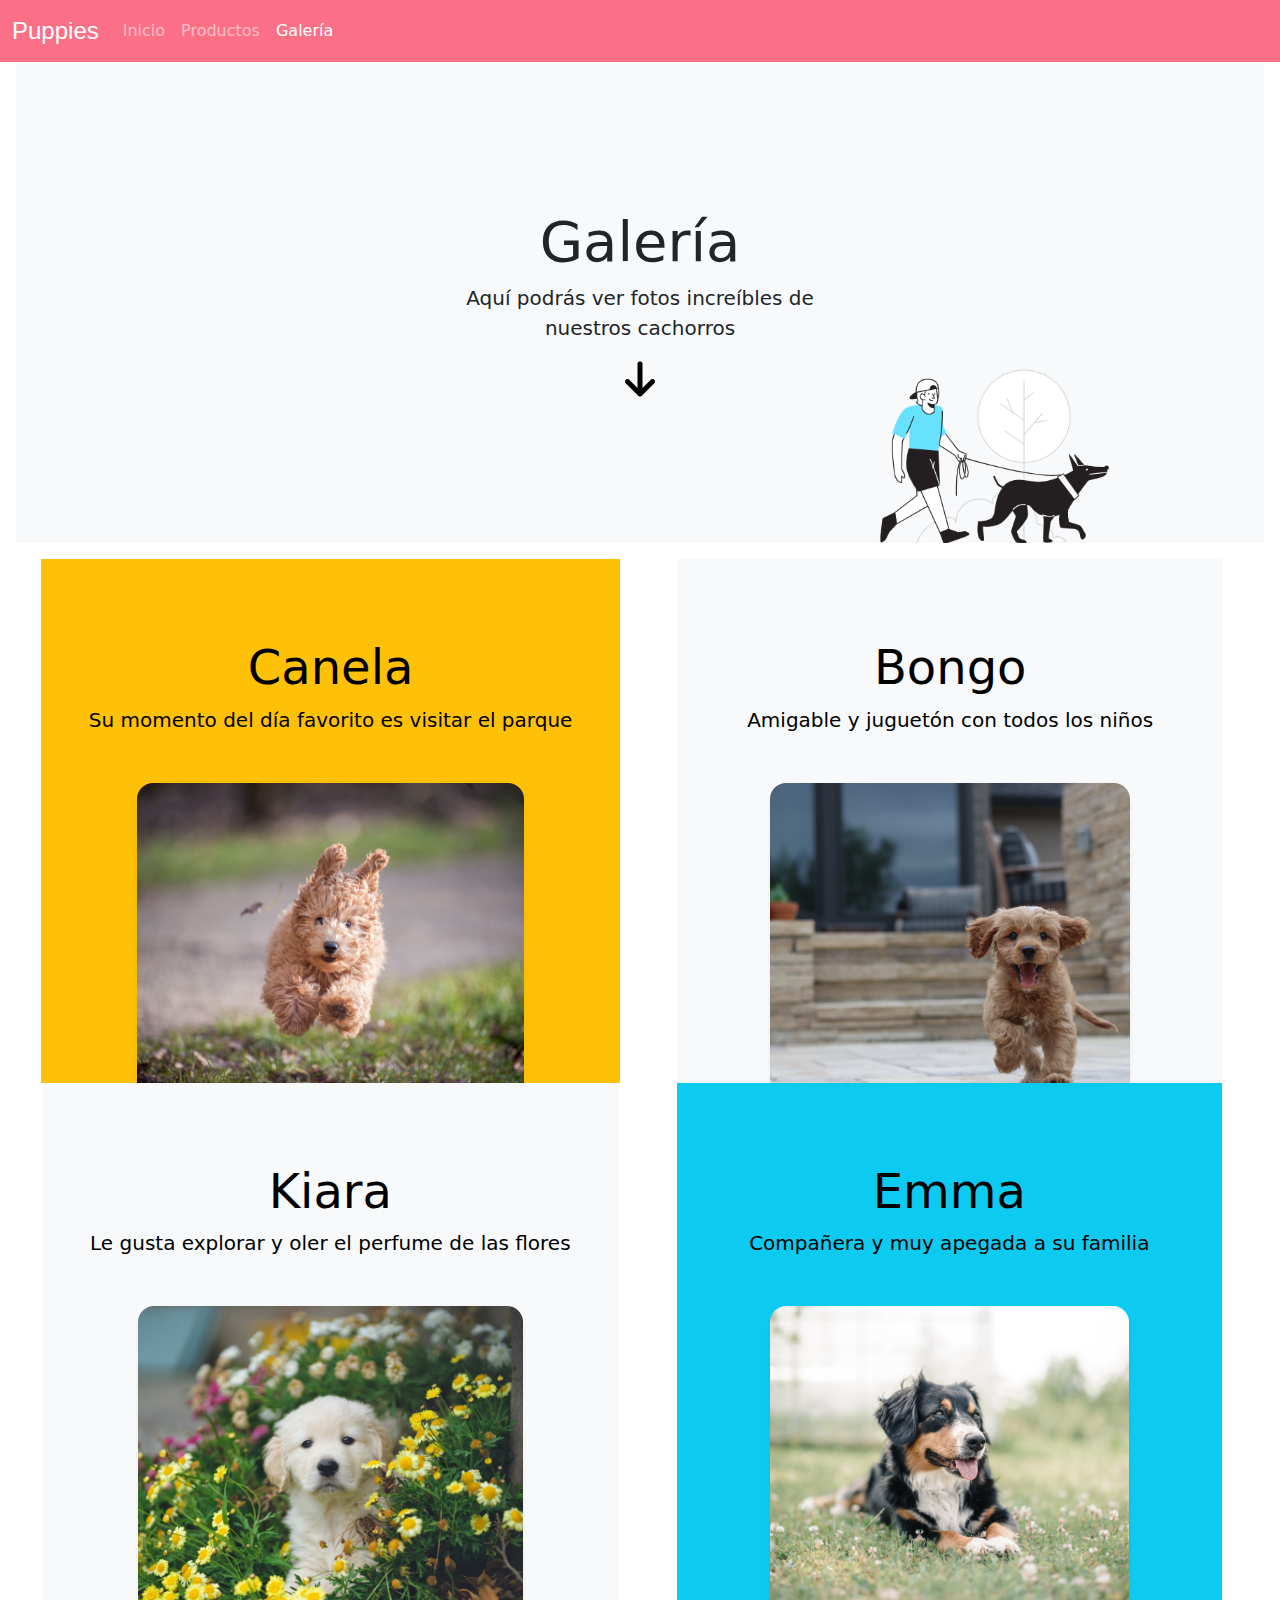
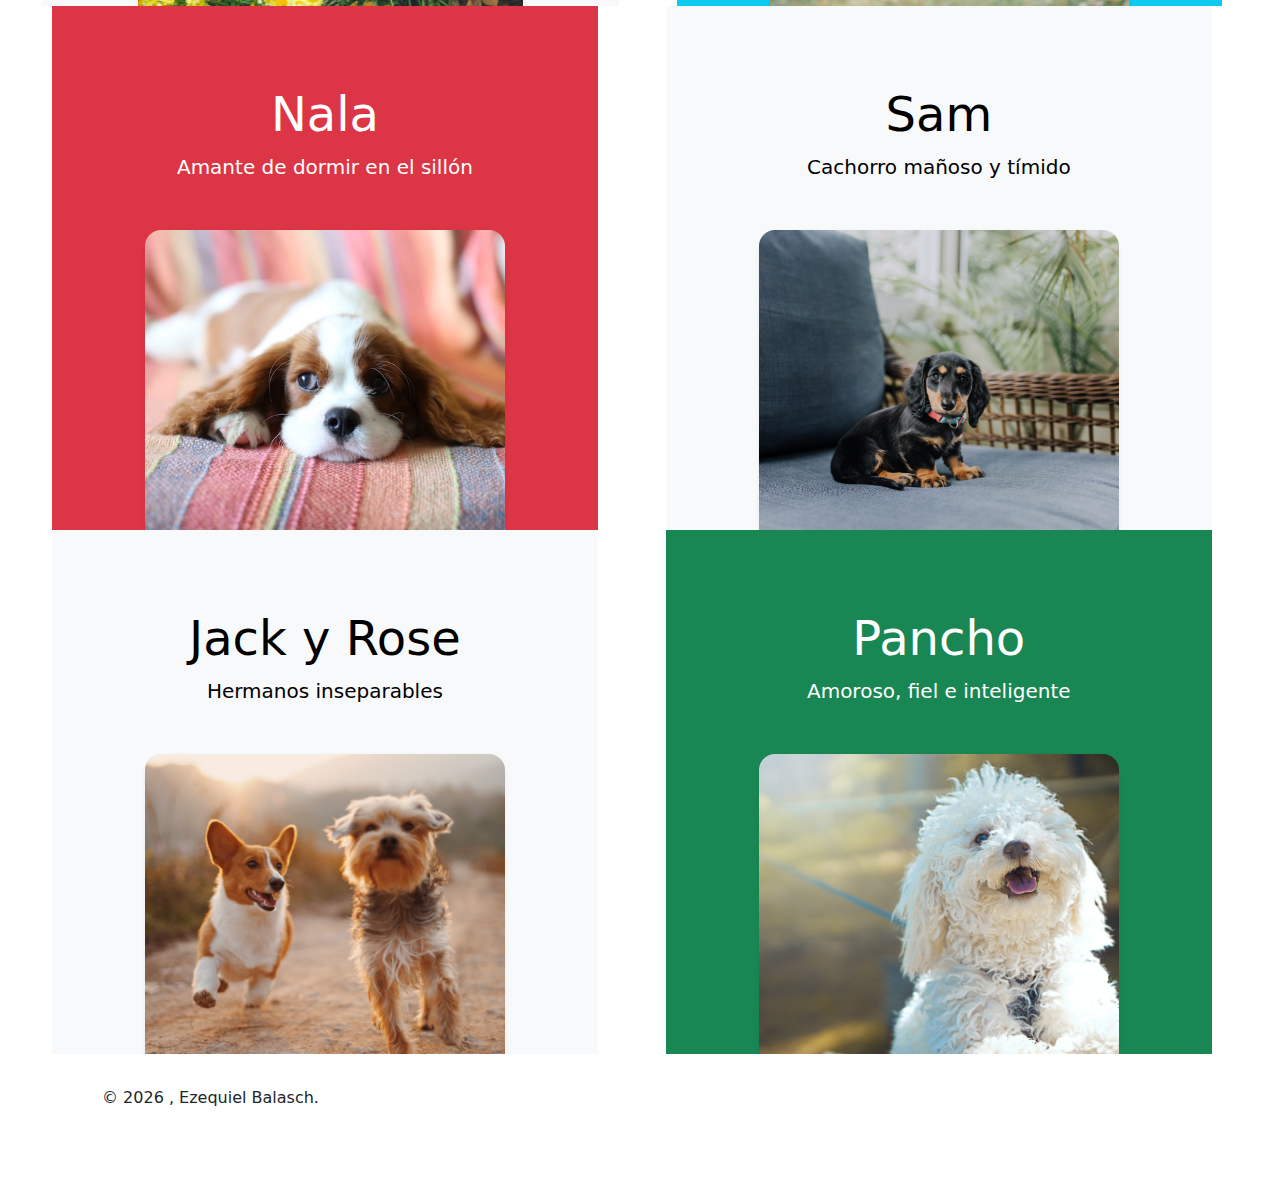
<file: Final - Ezequiel Balasch/carousel/galeria.html>
<!DOCTYPE html>
<html lang="en">
  <head>
    <meta charset="utf-8" />
    <meta name="viewport" content="width=device-width, initial-scale=1" />
    <meta name="description" content="" />
    <meta
      name="author"
      content="Mark Otto, Jacob Thornton, and Bootstrap contributors"
    />
    <meta name="generator" content="Hugo 0.108.0" />
    <title>Puppies</title>

    <link
      rel="canonical"
      href="https://getbootstrap.com/docs/5.3/examples/carousel/"
    />

    <link href="../assets/dist/css/bootstrap.min.css" rel="stylesheet" />

    <style>
      .bd-placeholder-img {
        font-size: 1.125rem;
        text-anchor: middle;
        -webkit-user-select: none;
        -moz-user-select: none;
        user-select: none;
      }

      @media (min-width: 768px) {
        .bd-placeholder-img-lg {
          font-size: 3.5rem;
        }
      }

      .b-example-divider {
        height: 3rem;
        background-color: rgba(0, 0, 0, 0.1);
        border: solid rgba(0, 0, 0, 0.15);
        border-width: 1px 0;
        box-shadow: inset 0 0.5em 1.5em rgba(0, 0, 0, 0.1),
          inset 0 0.125em 0.5em rgba(0, 0, 0, 0.15);
      }

      .b-example-vr {
        flex-shrink: 0;
        width: 1.5rem;
        height: 100vh;
      }

      .bi {
        vertical-align: -0.125em;
        fill: currentColor;
      }

      .nav-scroller {
        position: relative;
        z-index: 2;
        height: 2.75rem;
        overflow-y: hidden;
      }

      .nav-scroller .nav {
        display: flex;
        flex-wrap: nowrap;
        padding-bottom: 1rem;
        margin-top: -1px;
        overflow-x: auto;
        text-align: center;
        white-space: nowrap;
        -webkit-overflow-scrolling: touch;
      }
    </style>
    <!-- Custom styles for this template -->
    <link href="carousel.css" rel="stylesheet" />
  </head>
  <body>
    <header>
      <nav class="navbar navbar-expand-md navbar-dark fixed-top bg">
        <div class="container-fluid">
          <a class="navbar-brand" href="index.html">Puppies</a>
          <button
            class="navbar-toggler"
            type="button"
            data-bs-toggle="collapse"
            data-bs-target="#navbarCollapse"
            aria-controls="navbarCollapse"
            aria-expanded="false"
            aria-label="Toggle navigation"
          >
            <span class="navbar-toggler-icon"></span>
          </button>
          <div class="collapse navbar-collapse" id="navbarCollapse">
            <ul class="navbar-nav me-auto mb-2 mb-md-0">
              <li class="nav-item">
                <a class="nav-link" aria-current="page" href="index.html"
                  >Inicio</a
                >
              </li>
              <li class="nav-item">
                <a class="nav-link" href="productos.html">Productos</a>
              </li>
              <li class="nav-item">
                <a class="nav-link active" href="galeria.html">Galería</a>
              </li>
            </ul>
          </div>
        </div>
      </nav>
    </header>

    <main>
      <div
        class="position-relative overflow-hidden p-3 p-md-5 m-md-3 text-center bg-light"
      >
        <div class="col-md-5 p-lg-5 mx-auto my-5">
          <h1 class="display-4 fw-normal">Galería</h1>
          <p class="lead fw-normal">
            Aquí podrás ver fotos increíbles de nuestros cachorros
          </p>
          <img
            id="ilustracion"
            src="../assets/img/perro/ilustracion.png"
            alt=""
          />

          <img
            src="../assets/img/arrow-down-solid.png"
            alt="flecha"
            height="40px"
          />
        </div>
        <div class="product-device shadow-sm d-none d-md-block"></div>
        <div
          class="product-device product-device-2 shadow-sm d-none d-md-block"
        ></div>
      </div>

      <div id="galeria" class="galeriaImagenes"></div>

      <!-- FOOTER -->
      <footer class="container">
        &copy;
        <script>
          new Date().getFullYear() > 2010 &&
            document.write(new Date().getFullYear());
        </script>
        , Ezequiel Balasch.
      </footer>
    </main>

    <script src="../assets/dist/js/bootstrap.bundle.min.js"></script>
    <script src="js/galery.js"></script>
  </body>
</html>
</file>
<file: Final - Ezequiel Balasch/carousel/carousel.css>
/* GLOBAL STYLES
-------------------------------------------------- */
/* Padding below the footer and lighter body text */

body {
  padding-top: 3rem;
  padding-bottom: 3rem;
}
nav.navbar{
  background:  #fc7087 ;
}

.navbar-brand{
  font-family: Impact, Haettenschweiler, 'Arial Narrow Bold', sans-serif;
  font-size: 1.5rem;
  
}

div.container div.row{ 
  border-radius: 4rem 1rem 4rem;
  background: aqua;
}
.col-lg-4{
  flex: auto;
  margin: 1rem 0 0 0;
}
#ilustracion{
  height: 350px;
  position: absolute;
  z-index: 1;
  right: 100px;
  top: 218px;
}
div.text-bg-warning div.bg-light img.d-block, div.text-bg-light div.bg-dark img.d-block,
div.text-bg-info div.bg-dark img.d-block, div.text-bg-danger div.bg-light img.d-block,
div.text-bg-success div.bg-dark img.d-block{
  
  height: 100%;
  width: 360px;
  overflow: hidden;
  object-fit: cover;
  object-position: center;
  border-radius: 1rem 1rem 0 0;

}
div.col-lg-4 img.bd-placeholder-img{
height: 140px;
width: 140px;
object-fit: cover;
object-position: center;
border-radius: 50%;
}
div.col-md-5 img.bd-placeholder-img{
  border-radius: 0 1rem 5rem 0;
}
#img-izq{
  border-radius: 4rem 0 0 1rem;

}
/* Contenedor carro*/
.contenedorCarro{
  padding: 0 20rem;

}

/* Boton carrito */
.botonesCarro {
  border: none;
  color: #fff;
  background-image: linear-gradient(170deg, #f9c2cb, #fc7087);
  border-radius: 20px;
  background-size: 100% auto;
  font-family: inherit;
  font-size: 17px;
  padding: 0.6em 1.5em;
 }
 
 .botonesCarro:hover {
  background-position: right center;
  background-size: 200% auto;
  -webkit-animation: pulse 2s infinite;
  animation: pulse512 1.5s infinite;
 }
 
 @keyframes pulse512 {
  0% {
   box-shadow: 0 0 0 0 #05bada66;
  }
 
  70% {
   box-shadow: 0 0 0 10px rgb(218 103 68 / 0%);
  }
 
  100% {
   box-shadow: 0 0 0 0 rgb(218 103 68 / 0%);
  }
 }

/* CUSTOMIZE THE CAROUSEL
-------------------------------------------------- */

/* Carousel base class */
.carousel {
  margin-bottom: 4rem;
}
/* Since positioning the image, we need to help out the caption */
.carousel-caption {
  bottom: 3rem;
  z-index: 10;
}

/* Declare heights because of positioning of img element */
.carousel-item {
  height: 32rem;
}

/* MARKETING CONTENT
-------------------------------------------------- */

/* Center align the text within the three columns below the carousel */
.marketing .col-lg-4 {
  margin-bottom: 1.5rem;
  text-align: center;
}
/* rtl:begin:ignore */
.marketing .col-lg-4 p {
  margin-right: .75rem;
  margin-left: .75rem;
}
/* rtl:end:ignore */


/* Featurettes
------------------------- */

.featurette-divider {
  margin: 5rem 0; /* Space out the Bootstrap <hr> more */
}

/* Thin out the marketing headings */
/* rtl:begin:remove */
.featurette-heading {
  letter-spacing: -.05rem;
}




/* CARD DE PRODUCTOS */
div.album{
  display: flex;
  flex-direction: row;
  flex-wrap: wrap;
  justify-content: space-evenly;
}
footer.container{
  padding: 2rem;
}
div.galeriaImagenes{
    display: flex;
    flex-direction: row;
    flex-wrap: wrap;
    justify-content: space-evenly;
  }
.img-crt{
  width: 274px;
  height: 130px;
  overflow: hidden;
  object-fit: cover;
  object-position: center;
  border-radius: 0.5rem;
}
.card {
  width: 300px;
  height: 350px;
  padding: .8em;
  background: #fff6f6;
  position: relative;
  overflow: visible;
  box-shadow: 0 1px 3px rgba(0,0,0,0.12), 0 1px 2px rgba(0,0,0,0.24);
  margin: 1rem;

 }
 
 .card-img {
  background-color: #ffcaa6;
  height: 40%;
  width: 100%;
  border-radius: .5rem;
  transition: .3s ease;
 }
 
 .card-info {
  padding-top: 10%;
 }
 
 svg {
  width: 20px;
  height: 20px;
 }
 
 .card-footer {
  width: 100%;
  display: flex;
  justify-content: space-between;
  align-items: center;
  padding-top: 10px;
  border-top: 1px solid #ddd;
 }
 
 /*Text*/
 .text-title {
  font-weight: 900;
  font-size: 1.2em;
  line-height: 1.5;
 }
 
 .text-body {
  font-size: .9em;
  padding-bottom: 10px;
 }
 
 /*Button*/
 .card-button {
  border: 1px solid #252525;
  display: flex;
  padding: .3em;
  cursor: pointer;
  border-radius: 50px;
  transition: .3s ease-in-out;
 }
 
 /*Hover*/
 .img-crt:hover{
  height: 150%;
  transition: .5s;
}
.img-crt:not(:hover){
  transition: .5s;
}
 .card-img:hover {
  transform: translateY(-30%);
  height: 40%;
  box-shadow: rgba(226, 196, 63, 0.25) 0px 13px 47px -5px, rgba(180, 71, 71, 0.3) 0px 8px 16px -8px;
 }
 
 .card-button:hover {
  border: 1px solid #ffcaa6;
  background-color: #ffcaa6;
 }
 
/* RESPONSIVE CSS
-------------------------------------------------- */
@media screen and (max-width: 1052px) {
  #ilustracion{
    opacity: 0;
  }
}
@media (min-width: 40em) {
  /* Bump up size of carousel content */

  .carousel-caption p {
    margin-bottom: 1.25rem;
    font-size: 1.25rem;
    line-height: 1.4;
  }

  .featurette-heading {
    font-size: 50px;
  }
}

@media (min-width: 62em) {
  
  .featurette-heading {
    margin-top: 7rem;
  }
}
</file>
